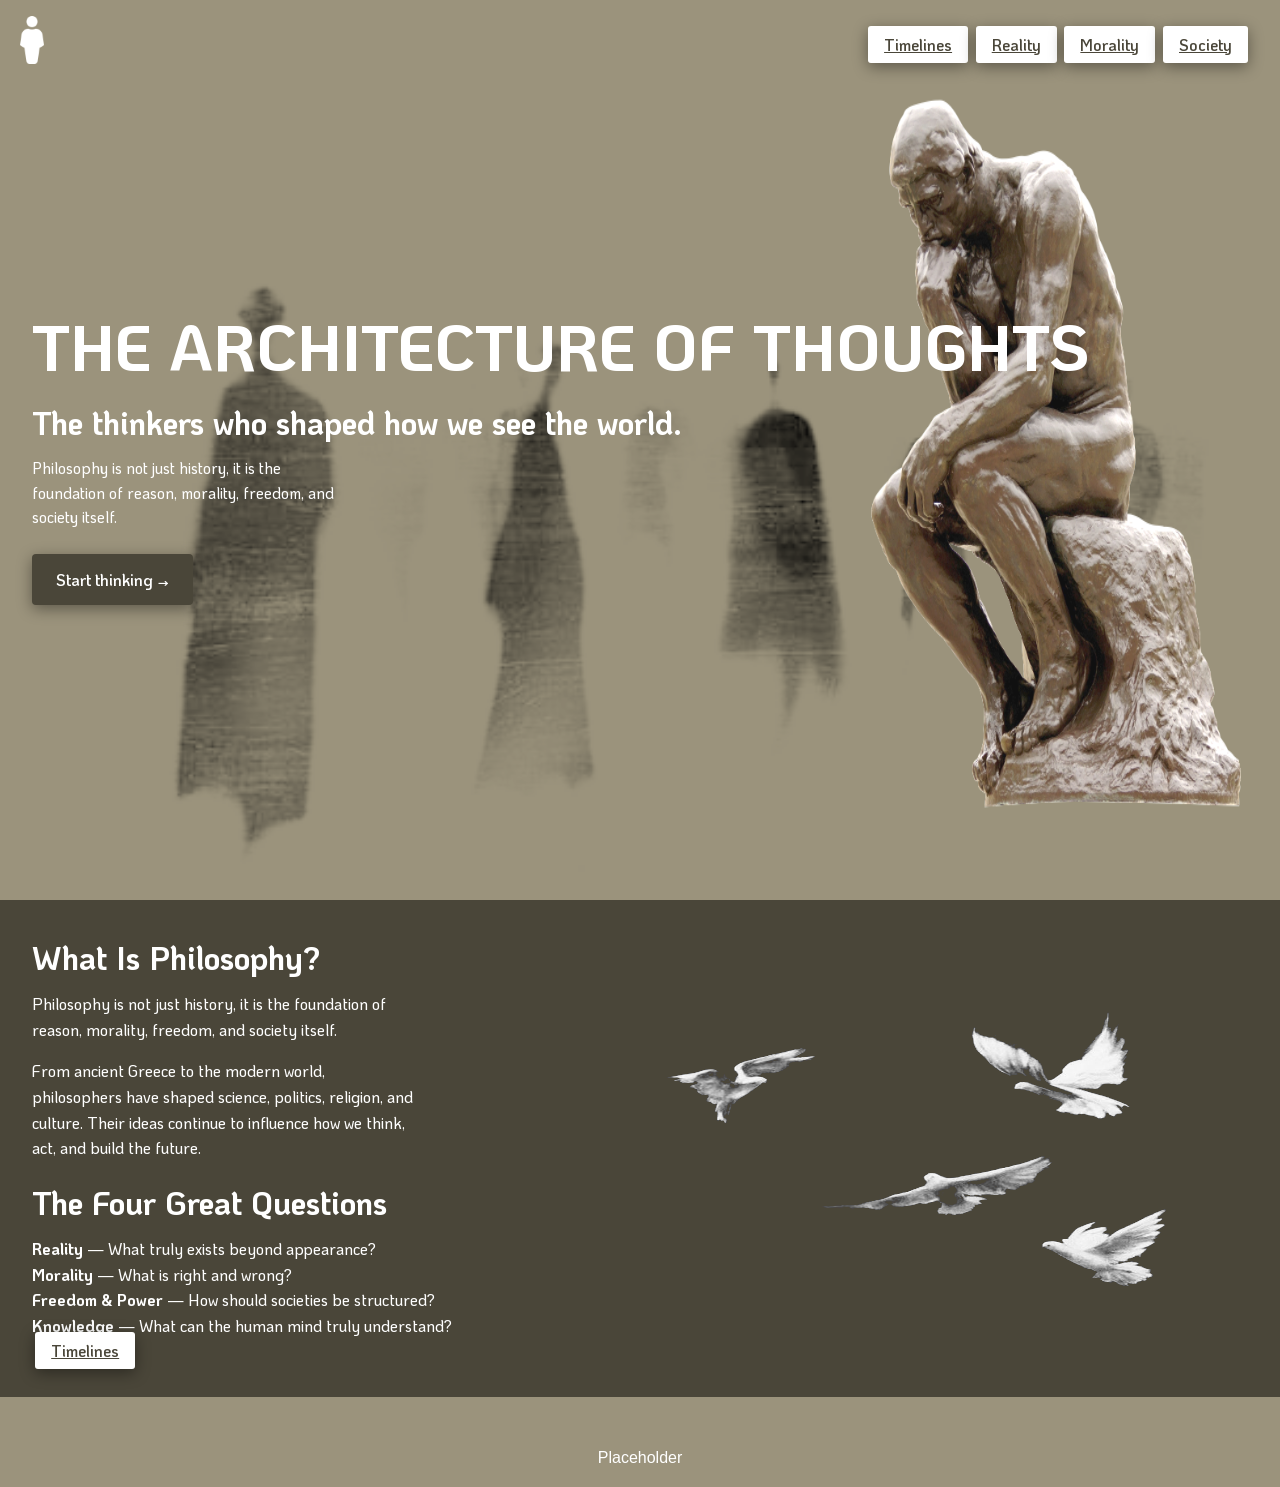
<file: index.html>
<!DOCTYPE html>
<html lang="en">
<head>
    <meta charset="UTF-8">
    <meta name="viewport" content="width=device-width, initial-scale=1.0">
    <title>Philosophy of Times</title>
    <link rel="stylesheet" href="styles.css">
    <link rel="icon" href="./img/human-icon.png">
</head>
<body>
    <!-- Navigation -->
    <nav>
        <a class="nav-top-left" href="./index.html"> 
            <img src="img/human-icon.png" alt="home-button">
        </a>    

        <div class="nav-top-right">
            <a href="./timelines.html" class="button-1">Timelines</a>
            <a href="./reality.html" class="button-1">Reality</a>
            <a href="./morality.html" class="button-1">Morality</a>
            <a href="./society.html" class="button-1">Society</a>
        </div>
    </nav>

    <!-- Hero -->
    <header class="hero">
        <img class="human-shadows" src="img/human-shadows.png" alt="human-shadows"> 
        <h1>THE ARCHITECTURE OF THOUGHTS</h1>
        <h2>The thinkers who shaped how we see the world.</h2>
        <p>Philosophy is not just history, it is the foundation of reason, morality, freedom, and society itself.</p>
        <img class="the-thinker" src="img/the-thinker.png">
        <a href="#main" class="cta">Start thinking →</a>
    </header>

    <!-- Main content -->
    <main id="main">
        <img class="birds" src="img/birds.jpg" alt="birds">

        <h2>What Is Philosophy?</h2>
        <p class="description">Philosophy is not just history, it is the foundation of reason, morality, freedom, and society itself.</p>
        <p class="description">From ancient Greece to the modern world, philosophers have shaped science, politics, religion, and culture. Their ideas continue to influence how we think, act, and build the future.</p>

        <h2>The Four Great Questions</h2>
        <ul>
            <li><strong>Reality</strong> — What truly exists beyond appearance?</li>
            <li><strong>Morality</strong> — What is right and wrong?</li>
            <li><strong>Freedom & Power</strong> — How should societies be structured?</li>
            <li><strong>Knowledge</strong> — What can the human mind truly understand?</li>
        </ul>

        <a href="./timelines.html" class="button-1">Timelines</a>
    </main>

    <!-- Footer -->
    <footer>
        Placeholder
    </footer>
</body>
</html>
</file>
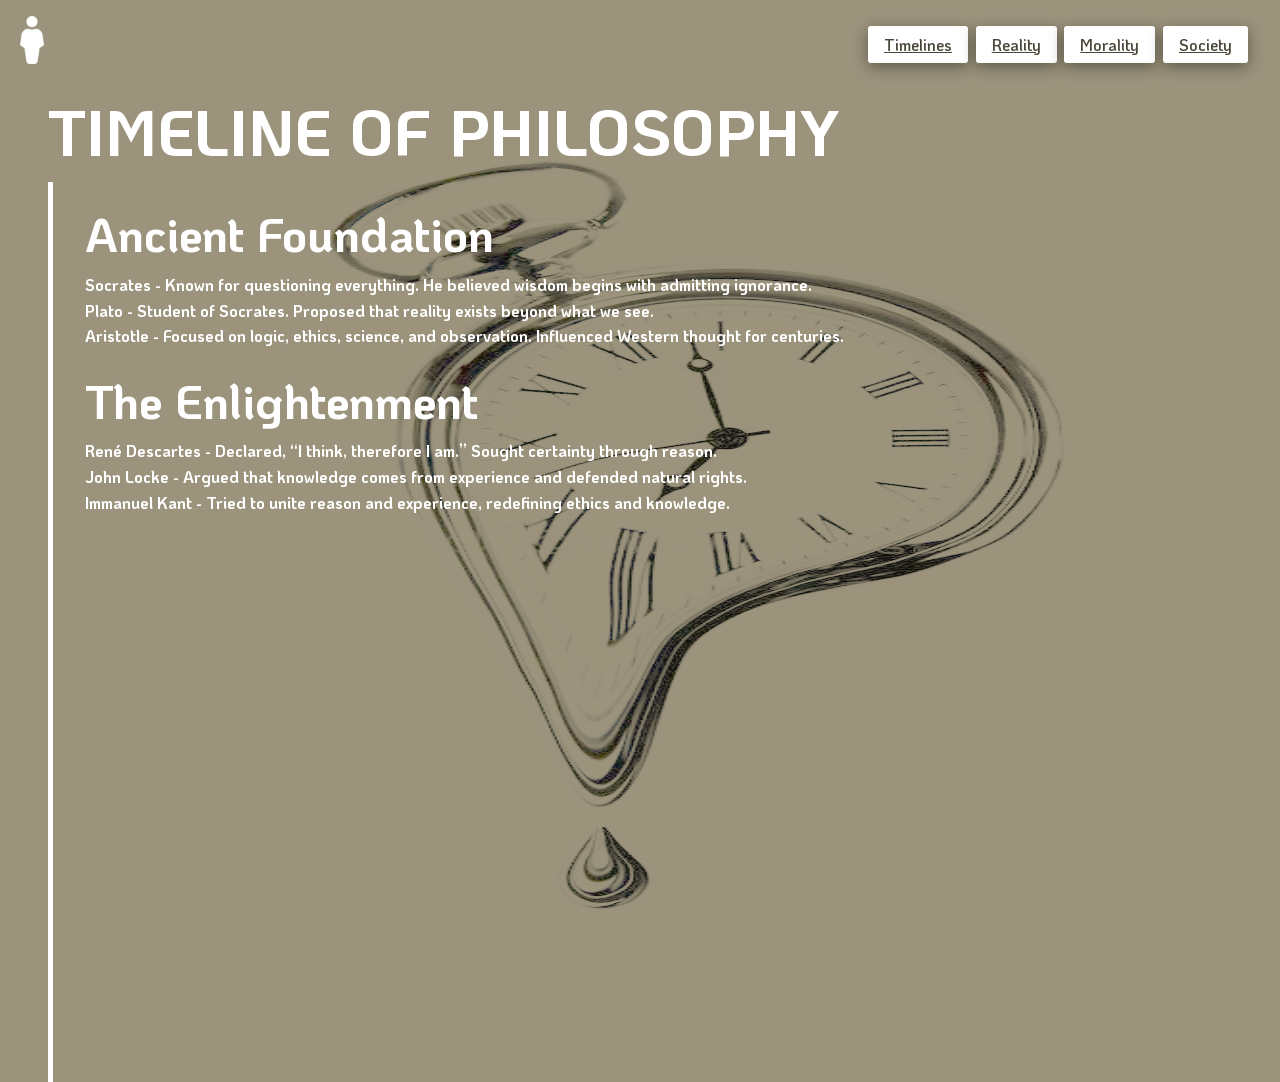
<file: timelines.html>
<!DOCTYPE html>
<html lang="en">
<head>
    <meta charset="UTF-8">
    <meta name="viewport" content="width=device-width, initial-scale=1.0">
    <title>Timelines of Philosophy</title>
    <link rel="stylesheet" href="styles.css">
    <link rel="icon" href="./img/human-icon.png">
</head>
<body>
    <!-- Navigation -->
    <nav>
        <a class="nav-top-left" href="./index.html"> 
            <img src="./img/human-icon.png" alt="home-button">
        </a>    

        <div class="nav-top-right">
            <a href="./timelines.html" class="button-1">Timelines</a>
            <a href="./reality.html" class="button-1">Reality</a>
            <a href="./morality.html" class="button-1">Morality</a>
            <a href="./society.html" class="button-1">Society</a>
        </div>
    </nav>

    <div class="title">
        <img class="clock-melting" src="./img/clock-melting.png" >
        <h1>TIMELINE OF PHILOSOPHY</h1>
    </div>

    <div class="info-block">
        <h2>Ancient Foundation</h2>
        <p>Socrates - Known for questioning everything. He believed wisdom begins with admitting ignorance.</p>
        <p>Plato - Student of Socrates. Proposed that reality exists beyond what we see.</p>
        <p>Aristotle - Focused on logic, ethics, science, and observation. Influenced Western thought for centuries.</p>

        <h2>The Enlightenment</h2>
        <p>René Descartes - Declared, “I think, therefore I am.” Sought certainty through reason.</p>
        <p>John Locke - Argued that knowledge comes from experience and defended natural rights.</p>
        <p>Immanuel Kant - Tried to unite reason and experience, redefining ethics and knowledge.</p>
    </div>
</body>
</html>
</file>
<file: styles.css>
/* KoHo Family */
@font-face {
  font-family: "KoHo";
  src: url("/fonts/KoHo-Regular.ttf") format("truetype");
  font-weight: 400;   /* Regular */
  font-style: normal;
}

@font-face {
  font-family: "KoHo";
  src: url("/fonts/KoHo-Medium.ttf") format("truetype");
  font-weight: 500;   /* Medium */
  font-style: normal;
}

@font-face {
  font-family: "KoHo";
  src: url("/fonts/KoHo-SemiBold.ttf") format("truetype");
  font-weight: 600;   /* SemiBold */
  font-style: normal;
}

@font-face {
  font-family: "KoHo";
  src: url("/fonts/KoHo-Bold.ttf") format("truetype");
  font-weight: 700;   /* Bold */
  font-style: normal;
}

/* Kings fam */
@font-face {
  font-family: "Kings";
  src: url("/fonts/Kings-Regular.ttf") format("truetype");
  font-style: normal;
}

/* ------[HOME CSS]------- */

/* BODY? */
* { margin:0; padding:0; box-sizing: border-box; }
body {
    overflow-x: hidden;
    font-family: 'Roboto', sans-serif;
    background-color: #9B937C;
    color: #ffffff;
    line-height: 1.6;
}

/* NAVIGATION buttons */

.nav-top-right{
    position: absolute;
    top: 2rem;
    right: 2rem;
}

.nav-top-left img{
    
    position:absolute;
    top:1rem;
    left:.5rem;  
    width: 3rem;
    height: 3rem;
}

nav button {
    font-family: 'KoHo';
    font-weight: 600;
    margin-left: 0.2rem;
    padding: 0.5rem 1rem;
    border: none;
    border-radius: 3px;
    cursor: pointer;
    background-color: rgba(255,255,255);
    color:#4A4639;
    transition: 0.3s;
    box-shadow: 0px 4px 15px rgba(0, 0, 0, 0.4);
}

nav button:hover {
    background-color: #4A4639;
    color: white
}

/* HERO */


.hero {
    display: flex;
    flex-direction: column;
    align-items: flex-start;
    justify-content: center;
    height: 100vh;
    padding-top: 20vh;
    padding: 2rem;
    background-size: contain;
}


.hero h1 {
    font-family: "KoHo";
    font-weight: 700 ;
    font-size: 5vw;
    justify-items: center;
}

.hero h2{
    font-family: "KoHo";
    font-weight: 700 ;
    font-size: 2.5vw;
    margin-bottom: 0.5rem;
}

.hero p {
    font-family: 'KoHo';
    font-weight: 500;
    font-size: 1.2vw;
    width: 25vw;
    margin-bottom: 1.5rem;
}

.hero .cta {
    display: inline-block;
    font-family: 'KoHo';
    font-weight: 600;
    padding: 0.8rem 1.5rem;
    background-color: #4A4639;
    color: #fff;
    text-decoration: none;
    border-radius: 4px;
    transition: 0.3s;
    box-shadow: 0px 4px 15px rgba(0, 0, 0, 0.4);
}

.hero .cta:hover {
    background-color: #ffffff;
    color:#4A4639
}

/* hero images */
.hero .human-shadows{
    position: absolute;
    width: 100vw;
    height: 150vh;
    z-index: -2;
    mix-blend-mode: multiply;
}

.hero .the-thinker{
    position: absolute;
    width: 30vw;
    height: 80vh;
    right: 2rem;
    z-index: -1;
}


/* MAIN content */
.description {
    width: 30vw;
}

main {
    display: block;
    padding: 2rem;
    background-color: #4A4639;
}

main h2 {
    font-family: 'KoHo';
    font-weight: 700;
    margin-bottom: .5rem;
    font-size: 2rem;
}

main p {
    font-family: 'KoHo';
    font-weight: 500;
    margin-bottom: 1rem;
}

main ul {
    font-family: 'KoHo';
    font-weight: 500;

    list-style: none;
    padding-left: 0;
}

main ul li {
    font-weight: 500;
}

main .birds {
    position:absolute;
    right: 2rem;
    width: 50vw;
    height: 50vh;
    mix-blend-mode:lighten;
}


/* BUTTONS TEMPLATE */
.button-1 {
    width: 95vw;
    font-family: 'KoHo';
    font-weight: 600;
    margin-top: 2rem;
    margin-left: 0.2rem;
    padding: 0.5rem 1rem;
    border: none;
    border-radius: 3px;
    cursor: pointer;
    background-color: rgba(255,255,255);
    color:#4A4639;
    transition: 0.3s;
    box-shadow: 0px 4px 15px rgba(0, 0, 0, 0.4);
}

.button-1:hover{
    background-color: #4a3939;
    color: #ffffff;
}

/* Footer */
footer {
    text-align: center;
    padding: 1rem;
    background-color: #9B937C;
    color: #fff;
    margin-top: 2rem;
}




/***************************************TIMELINES***************************************/
.title{
    display: flex;
    flex-direction: column;
    align-items: flex-start;
    margin-left: 3rem;
    margin-top: 5rem;
}

.title h1{  
    font-family: "KoHo";
    font-weight: 700;
    font-size: 4rem;
}

.info-block{
    border:.4vw solid #ffffff;
    border-top:#fff;
    border-bottom:#fff;
    border-right:#fff;
    display: flex;
    flex-direction: column;
    align-items: flex-start;
    margin-left: 3rem;
    padding-left: 2rem ;
    height: 100vh;

}

.info-block h2{
    font-family: "KoHo";
    font-weight: 700;
    font-size: 3rem;
    margin-top: 1vw;
}

.info-block p{
    font-family: "KoHo";
    font-weight: 700;
    font-size: 1rem;
}

.title .clock-melting{
    position: absolute;
    width: 100vw;
    height: 100vh;
    z-index: -2;
    mix-blend-mode: multiply;
}

/* Birds animation (floating effect) */
/* .bird {
    position: absolute;
    width: 50px;
    animation: float 6s infinite alternate;
} */
/* 
@keyframes float {
    0% { transform: translateY(0px); }
    100% { transform: translateY(-30px); }
} */
</file>
